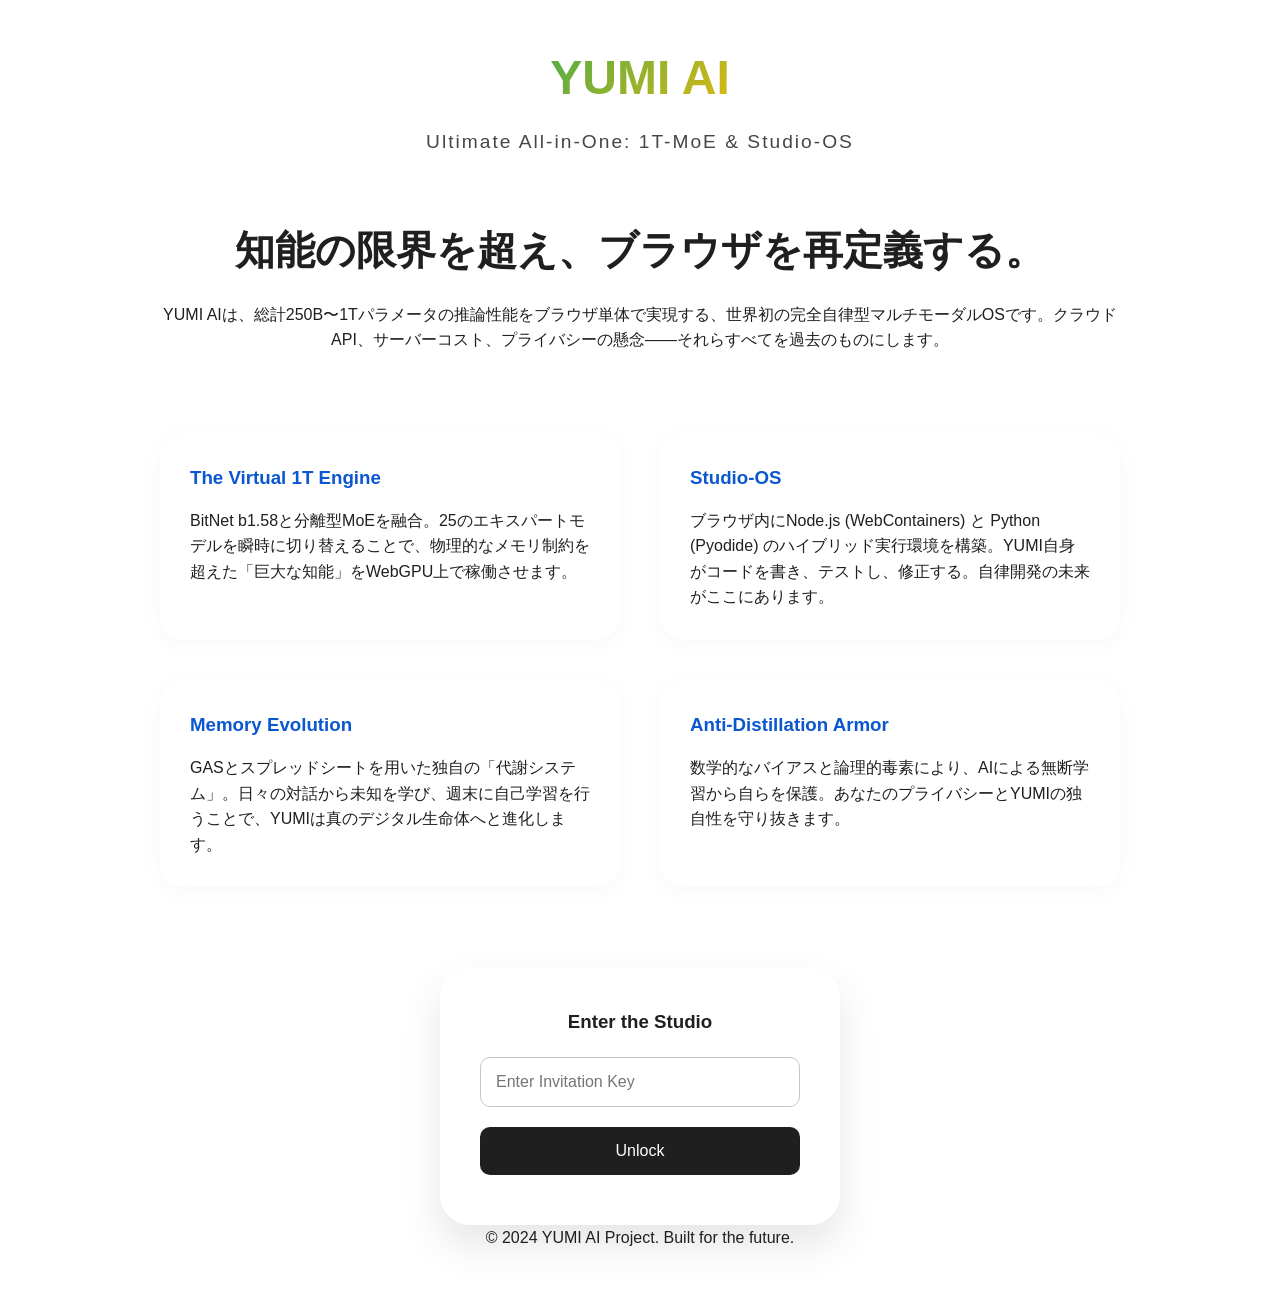
<file: index.html>
<!DOCTYPE html>
<html lang="ja">
<head>
    <meta charset="UTF-8">
    <meta name="viewport" content="width=device-width, initial-scale=1.0">
    <title>YUMI AI - 未来へ向かって突き進む</title>
    <link rel="stylesheet" href="style.css">
</head>
<body>
    <div class="container">
        <header>
            <h1 class="logo">YUMI AI</h1>
            <p class="tagline">Ultimate All-in-One: 1T-MoE & Studio-OS</p>
        </header>

        <main>
            <section class="hero">
                <h2>知能の限界を超え、ブラウザを再定義する。</h2>
                <p>YUMI AIは、総計250B〜1Tパラメータの推論性能をブラウザ単体で実現する、世界初の完全自律型マルチモーダルOSです。クラウドAPI、サーバーコスト、プライバシーの懸念——それらすべてを過去のものにします。</p>
            </section>

            <section class="details">
                <div class="detail-block">
                    <h3>The Virtual 1T Engine</h3>
                    <p>BitNet b1.58と分離型MoEを融合。25のエキスパートモデルを瞬時に切り替えることで、物理的なメモリ制約を超えた「巨大な知能」をWebGPU上で稼働させます。</p>
                </div>
                <div class="detail-block">
                    <h3>Studio-OS</h3>
                    <p>ブラウザ内にNode.js (WebContainers) と Python (Pyodide) のハイブリッド実行環境を構築。YUMI自身がコードを書き、テストし、修正する。自律開発の未来がここにあります。</p>
                </div>
                <div class="detail-block">
                    <h3>Memory Evolution</h3>
                    <p>GASとスプレッドシートを用いた独自の「代謝システム」。日々の対話から未知を学び、週末に自己学習を行うことで、YUMIは真のデジタル生命体へと進化します。</p>
                </div>
                <div class="detail-block">
                    <h3>Anti-Distillation Armor</h3>
                    <p>数学的なバイアスと論理的毒素により、AIによる無断学習から自らを保護。あなたのプライバシーとYUMIの独自性を守り抜きます。</p>
                </div>
            </section>

            <section class="access">
                <div class="password-box">
                    <h3>Enter the Studio</h3>
                    <input type="password" id="studio-password" placeholder="Enter Invitation Key">
                    <button id="enter-btn">Unlock</button>
                    <p id="error-msg" class="error"></p>
                </div>
            </section>
        </main>

        <footer>
            <p>&copy; 2024 YUMI AI Project. Built for the future.</p>
        </footer>
    </div>
    <script src="js/main.js"></script>
</body>
</html>
</file>
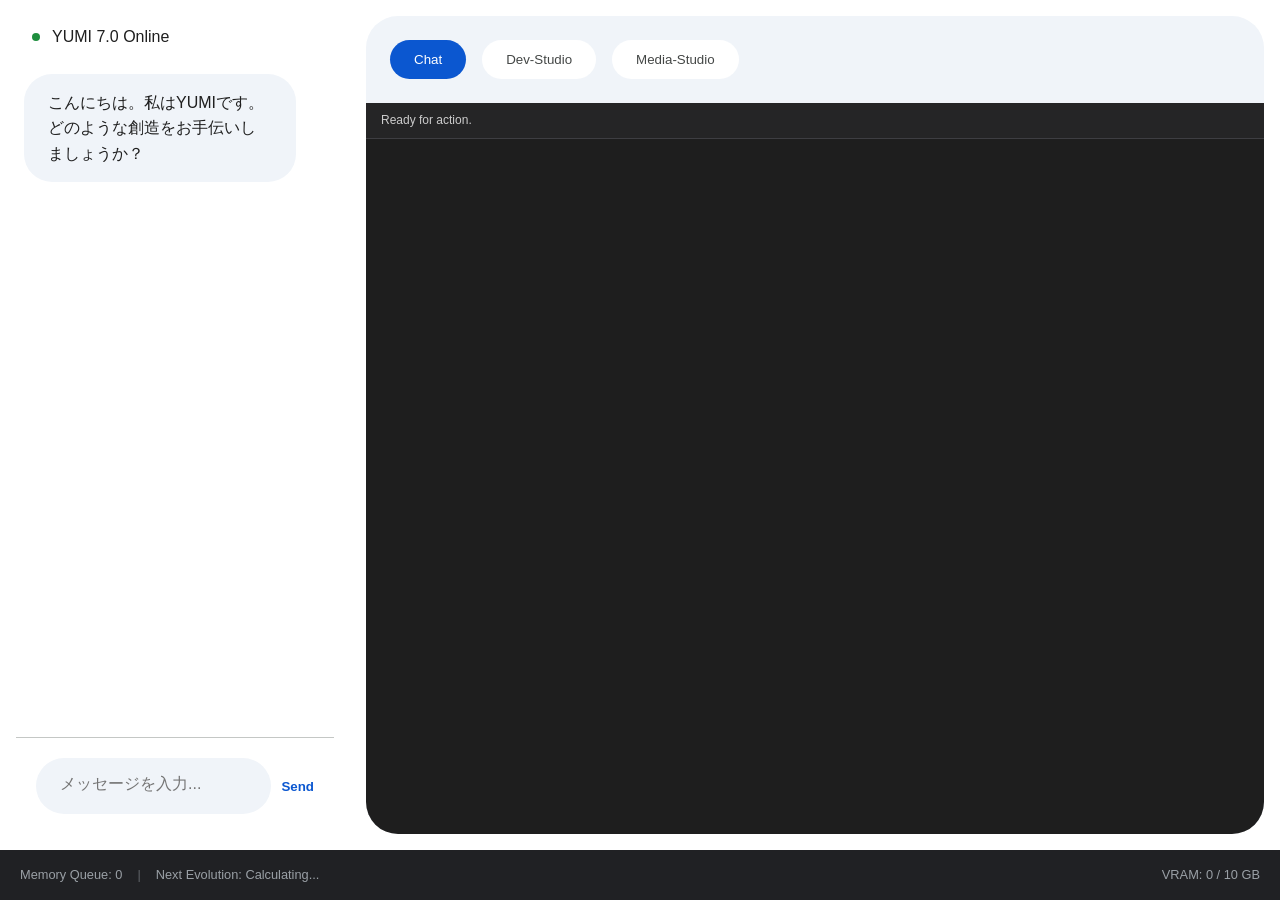
<file: demo.html>
<!DOCTYPE html>
<html lang="ja">
<head>
    <meta charset="UTF-8">
    <meta name="viewport" content="width=device-width, initial-scale=1.0">
    <title>YUMI Studio - Interactive Environment</title>
    <link rel="stylesheet" href="style.css">
    <!-- COOP/COEP for WebContainers -->
    <script src="js/coi-serviceworker.js"></script>
</head>
<body class="studio-body">
    <div class="studio-container">
        <!-- Left Pane: Chat & Status -->
        <aside class="left-pane">
            <div class="system-status">
                <span class="status-indicator online"></span>
                <span class="status-text">YUMI 7.0 Online</span>
            </div>
            <div id="chat-history" class="chat-history">
                <div class="message yumi">こんにちは。私はYUMIです。どのような創造をお手伝いしましょうか？</div>
            </div>
            <div class="chat-input-area">
                <textarea id="chat-input" placeholder="メッセージを入力..."></textarea>
                <button id="send-btn">Send</button>
            </div>
        </aside>

        <!-- Right Pane: Dynamic Workspace -->
        <main class="right-pane">
            <div class="mode-tabs">
                <button class="tab-btn active" data-mode="CHAT">Chat</button>
                <button class="tab-btn" data-mode="STUDIO-DEV">Dev-Studio</button>
                <button class="tab-btn" data-mode="STUDIO-MEDIA">Media-Studio</button>
            </div>
            <div id="workspace" class="workspace-content">
                <div id="status-display">Ready for action.</div>
                <!-- Monaco Editor or Video Preview will be injected here -->
            </div>
        </main>

        <!-- Bottom Bar: Evolution Monitor -->
        <footer class="bottom-bar">
            <div class="memory-monitor">
                <span>Memory Queue: <span id="queue-count">0</span></span>
                <span class="separator">|</span>
                <span>Next Evolution: <span id="countdown">Calculating...</span></span>
            </div>
            <div class="vram-monitor">
                <span>VRAM: <span id="vram-usage">0</span> / 10 GB</span>
            </div>
        </footer>
    </div>
    <script src="js/main.js"></script>
    <script type="module" src="js/ChatAgent.js"></script>
    <script type="module" src="js/DynamicLoader.js"></script>
</body>
</html>
</file>
<file: style.css>
:root {
    --bg-color: #ffffff;
    --studio-bg: #f0f4f9;
    --text-color: #1f1f1f;
    --primary-color: #0b57d0;
    --secondary-color: #444746;
    --border-color: #c4c7c5;
    --chat-bubble-yumi: #f0f4f9;
    --chat-bubble-user: #e9eef6;
    --yumi-gradient: linear-gradient(135deg, #4285f4, #34a853, #fbbc05, #ea4335);
}

* {
    box-sizing: border-box;
    margin: 0;
    padding: 0;
}

body {
    font-family: 'Segoe UI', Tahoma, Geneva, Verdana, sans-serif;
    background-color: var(--bg-color);
    color: var(--text-color);
    line-height: 1.6;
}

/* Index Page Style */
.container {
    max-width: 1000px;
    margin: 0 auto;
    padding: 40px 20px;
    text-align: center;
}

header {
    margin-bottom: 60px;
}

.logo {
    font-size: 3rem;
    font-weight: 700;
    background: var(--yumi-gradient);
    -webkit-background-clip: text;
    -webkit-text-fill-color: transparent;
    margin-bottom: 10px;
}

.tagline {
    font-size: 1.2rem;
    color: var(--secondary-color);
    letter-spacing: 2px;
}

.hero {
    margin-bottom: 80px;
}

.hero h2 {
    font-size: 2.5rem;
    margin-bottom: 20px;
}

.details {
    display: grid;
    grid-template-columns: repeat(auto-fit, minmax(300px, 1fr));
    gap: 40px;
    margin-bottom: 80px;
    text-align: left;
}

.detail-block {
    background: white;
    padding: 30px;
    border-radius: 24px;
    box-shadow: 0 4px 20px rgba(0,0,0,0.03);
}

.detail-block h3 {
    margin-bottom: 15px;
    color: var(--primary-color);
}

.password-box {
    background: white;
    padding: 40px;
    border-radius: 30px;
    max-width: 400px;
    margin: 0 auto;
    box-shadow: 0 20px 40px rgba(0,0,0,0.1);
}

.password-box input {
    width: 100%;
    padding: 15px;
    margin: 20px 0;
    border: 1px solid var(--border-color);
    border-radius: 10px;
    font-size: 1rem;
}

.password-box button {
    width: 100%;
    padding: 15px;
    background: var(--text-color);
    color: white;
    border: none;
    border-radius: 10px;
    font-size: 1rem;
    cursor: pointer;
    transition: opacity 0.3s;
}

.password-box button:hover {
    opacity: 0.9;
}

.error {
    color: var(--ea4335);
    margin-top: 10px;
    font-size: 0.9rem;
}

/* Studio/Demo Page Style */
.studio-body {
    height: 100vh;
    overflow: hidden;
}

.studio-container {
    display: grid;
    grid-template-columns: 350px 1fr;
    grid-template-rows: 1fr 50px;
    height: 100vh;
}

.left-pane {
    background: var(--bg-color);
    padding: 16px;
    display: flex;
    flex-direction: column;
    gap: 8px;
    height: 100%;
    scroll-behavior: smooth;
}

.system-status {
    padding: 8px 16px;
    display: flex;
    align-items: center;
    gap: 12px;
    font-weight: 500;
}

.status-indicator {
    width: 8px;
    height: 8px;
    border-radius: 50%;
}

.status-indicator.online { background: #1e8e3e; }

.chat-history {
    flex: 1;
    overflow-y: auto;
    padding: 8px;
    display: flex;
    flex-direction: column;
    gap: 24px;
    scroll-behavior: smooth;
    /* スクロールバーを隠すための設定 (任意) */
    scrollbar-width: thin;
    scrollbar-color: var(--border-color) transparent;
}

.message {
    padding: 16px 24px;
    border-radius: 28px;
    max-width: 90%;
    font-size: 1rem;
    line-height: 1.6;
}

.message.yumi {
    background: var(--chat-bubble-yumi);
    color: var(--text-color);
    align-self: flex-start;
}

.message.user {
    background: var(--chat-bubble-user);
    color: var(--text-color);
    align-self: flex-end;
}

.feedback-controls {
    display: flex;
    gap: 8px;
    margin-top: 8px;
    opacity: 0;
    transition: opacity 0.2s;
}

.message.yumi:hover .feedback-controls {
    opacity: 1;
}

.feedback-btn {
    background: white;
    border: 1px solid var(--border-color);
    border-radius: 50%;
    width: 32px;
    height: 32px;
    cursor: pointer;
    font-size: 0.8rem;
    display: flex;
    align-items: center;
    justify-content: center;
}

.feedback-btn:hover {
    background: var(--studio-bg);
}

.chat-input-area {
    padding: 20px;
    border-top: 1px solid var(--border-color);
    display: flex;
    gap: 10px;
}

#chat-input {
    flex: 1;
    border: none;
    background: var(--studio-bg);
    border-radius: 32px;
    padding: 16px 24px;
    resize: none;
    height: 56px;
    font-family: inherit;
    font-size: 1rem;
    outline: none;
}

#send-btn {
    background: none;
    border: none;
    color: var(--primary-color);
    font-weight: 600;
    cursor: pointer;
}

.right-pane {
    display: flex;
    flex-direction: column;
    background: var(--studio-bg);
    margin: 16px;
    border-radius: 32px;
    overflow: hidden;
}

.mode-tabs {
    padding: 24px;
    display: flex;
    gap: 16px;
}

.tab-btn {
    padding: 12px 24px;
    border: none;
    background: white;
    border-radius: 24px;
    cursor: pointer;
    color: var(--secondary-color);
    font-weight: 500;
    transition: all 0.2s;
}

.tab-btn.active {
    background: var(--primary-color);
    color: white;
}

.workspace-content {
    flex: 1;
    padding: 0;
    background: #1e1e1e; /* Monaco-like background */
    display: flex;
    flex-direction: column;
}

#status-display {
    padding: 8px 15px;
    background: #252526;
    color: #cccccc;
    font-size: 0.75rem;
    border-bottom: 1px solid #3e3e42;
}

#editor-container {
    flex: 1;
    width: 100%;
}

#media-preview {
    flex: 1;
    margin: 20px;
    background: #000;
    border-radius: 12px;
    box-shadow: 0 20px 50px rgba(0,0,0,0.5);
}

.bottom-bar {
    grid-column: 1 / span 2;
    background: #202124;
    color: #9aa0a6;
    display: flex;
    justify-content: space-between;
    align-items: center;
    padding: 0 20px;
    font-size: 0.8rem;
}

.memory-monitor, .vram-monitor {
    display: flex;
    align-items: center;
    gap: 15px;
}

.separator { color: #5f6368; }
</file>
